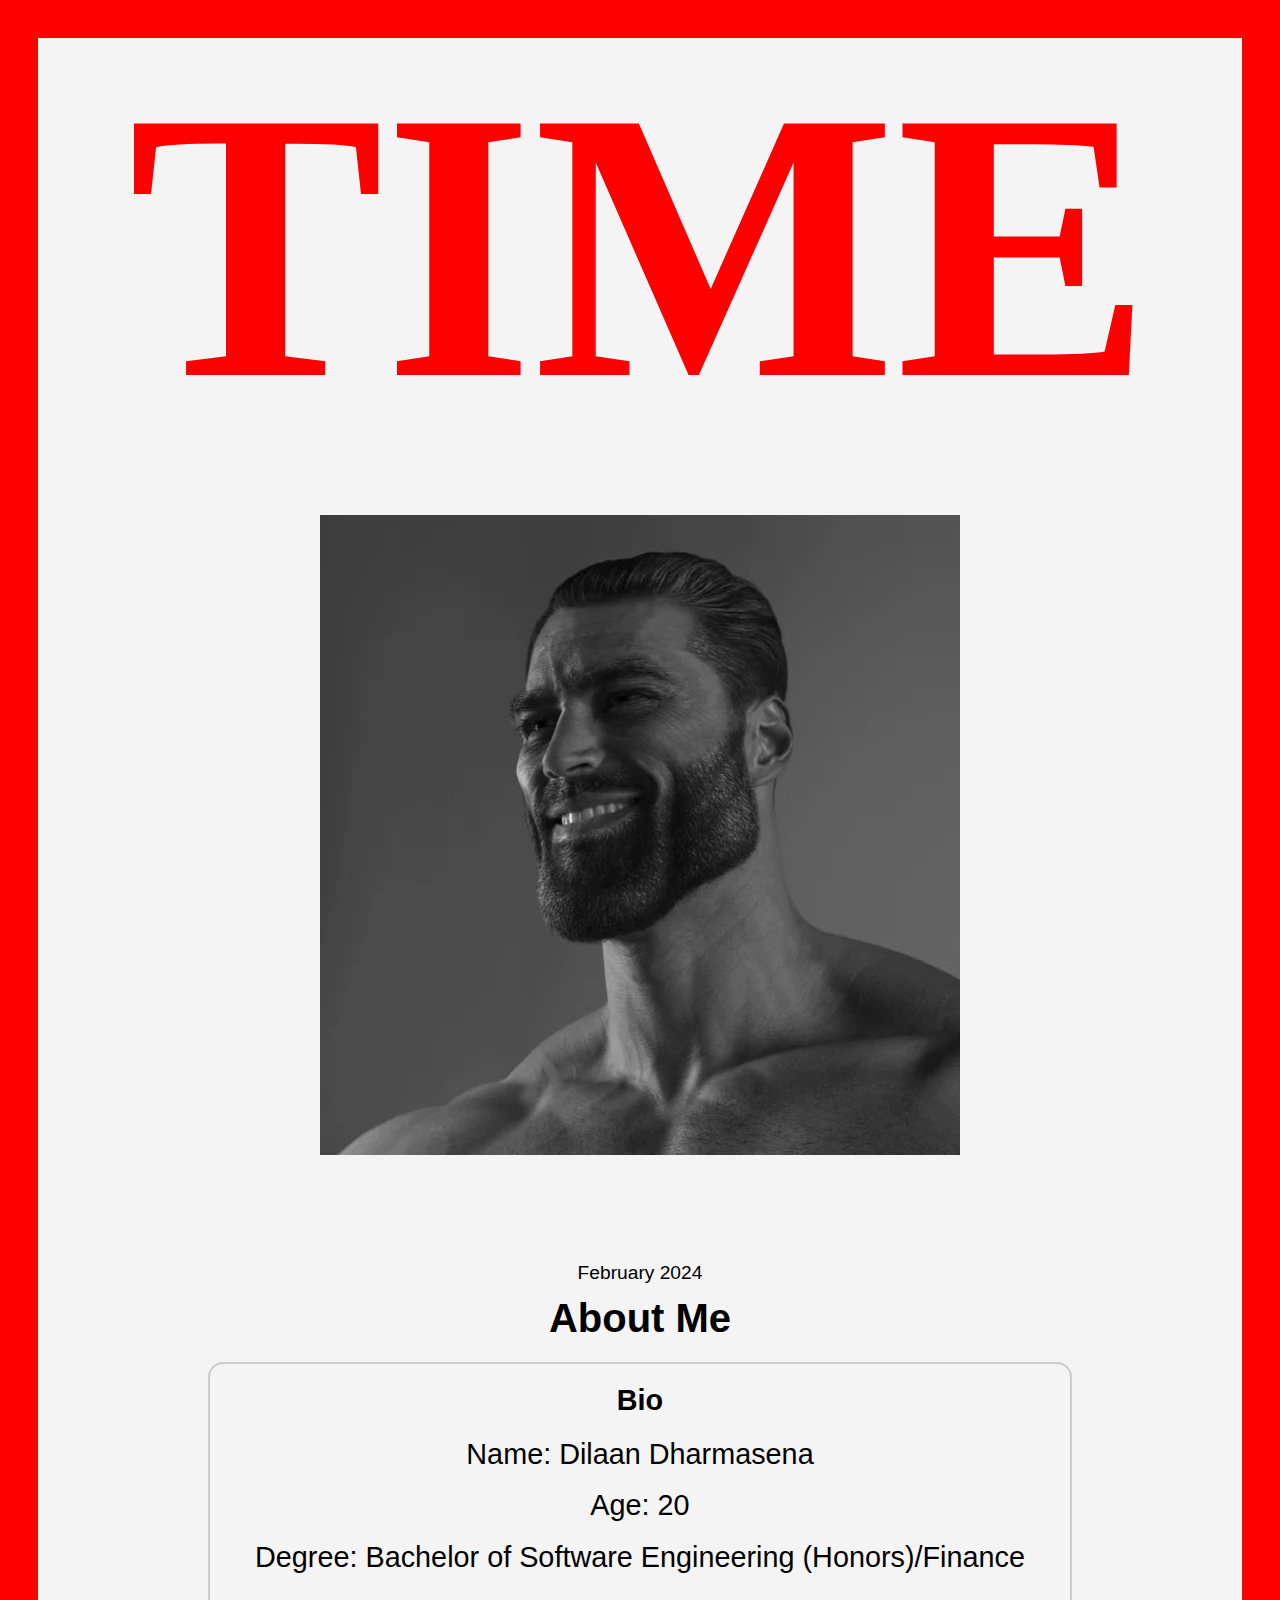
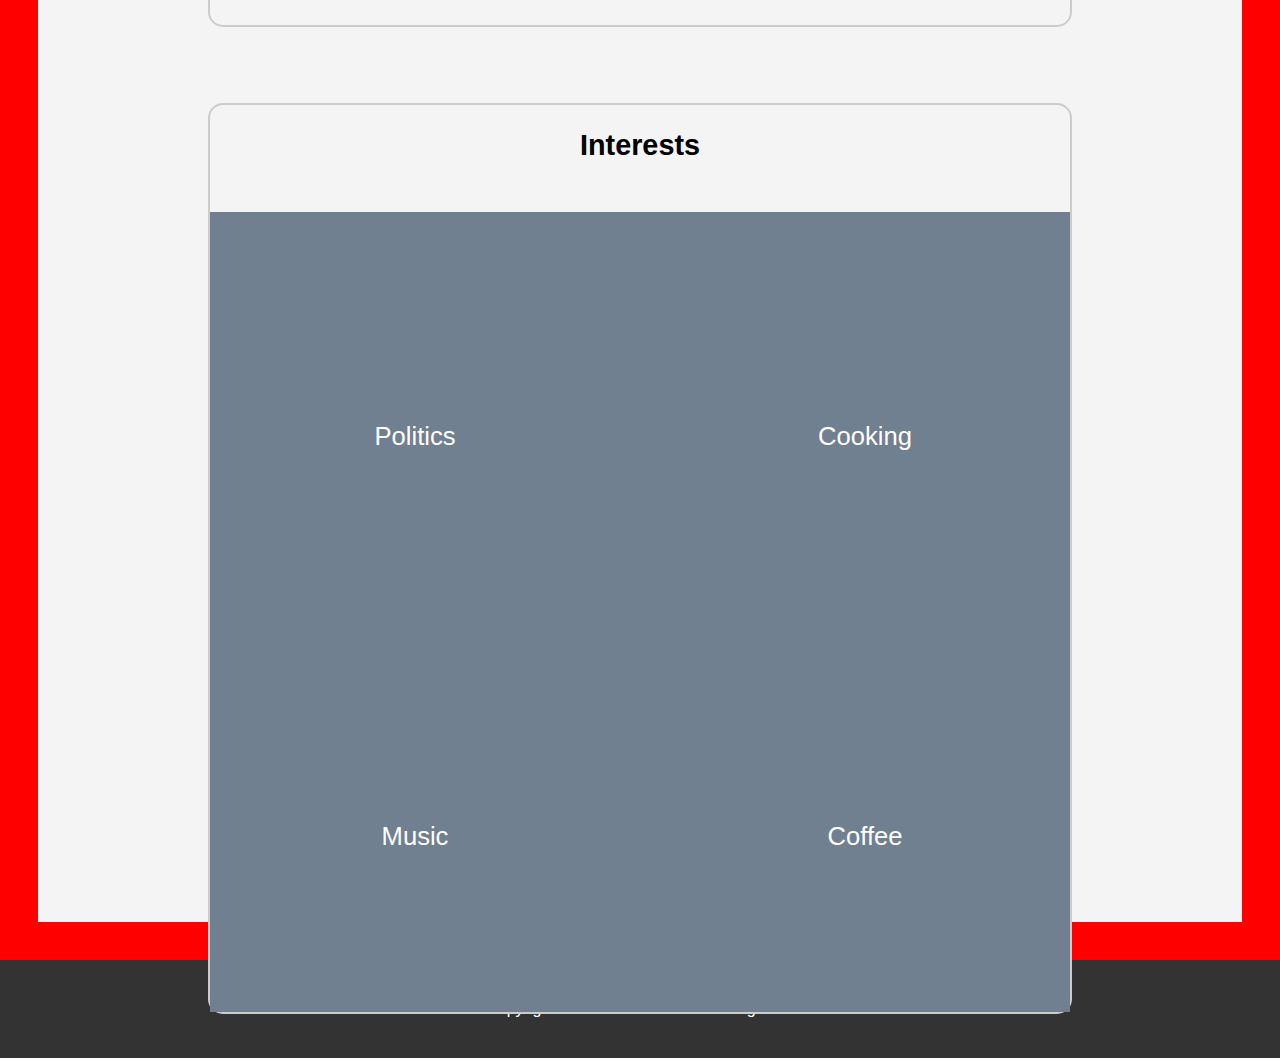
<file: index.html>
<!DOCTYPE html>
<html>
<head>
    <title>Time</title>
    <link rel="stylesheet" type="text/css" href="css/style.css" />
</head>
<body>
    
    <section id="magazine-cover">
        <div class="cover-content">
            <!-- Magazine Title -->
            <h1>TIME</h1>
            <!-- profile picture-->
            <div class="pfp">

            </div>
            <br />
            <!-- Cover Date -->
            <p class="cover-date">February 2024</p>
            <!-- Cover Headline -->
            <h2 class="cover-headline">About Me</h2>
            <br />
            <div class="box-1">
                <!-- Bio -->
                <h2 class="bio-title">Bio</h2>

                <p class="about-me">
                    Name: Dilaan Dharmasena
                    <br />
                    <br />
                    Age: 20
                    <br />
                    <br />
                    Degree: Bachelor of Software Engineering (Honors)/Finance
                    <br />
                    <br />
                </p>
            </div>

            <br />
            <br />
            <br />
            <div class="box-2">
                <h2 class="interests-headline">Interests</h2>
                <br />
                <div class="container">
                    <div class="box">
                        <img src="images/ben.gif" alt="Ben Shapiro">
                        <p class="text">Politics</p>
                    </div>
                    <div class="box">
                        <img src="images/cooking.gif" alt="Cooking">
                        <p class="text">Cooking</p>
                    </div>
                    <div class="box">
                        <img src="images/music.gif" alt="music">
                        <p class="text">Music</p>
                    </div>
                    <div class="box">
                        <img src="images/coffee.gif" alt="coffee">
                        <p class="text">Coffee</p>
                    </div>
                </div>


            </div>
        </div>
    </section>




    <footer id="main-footer">
        <p>Copyright &copy; 2024 Unofficial Time Magazine</p>
    </footer>
</body>
</html>
</file>
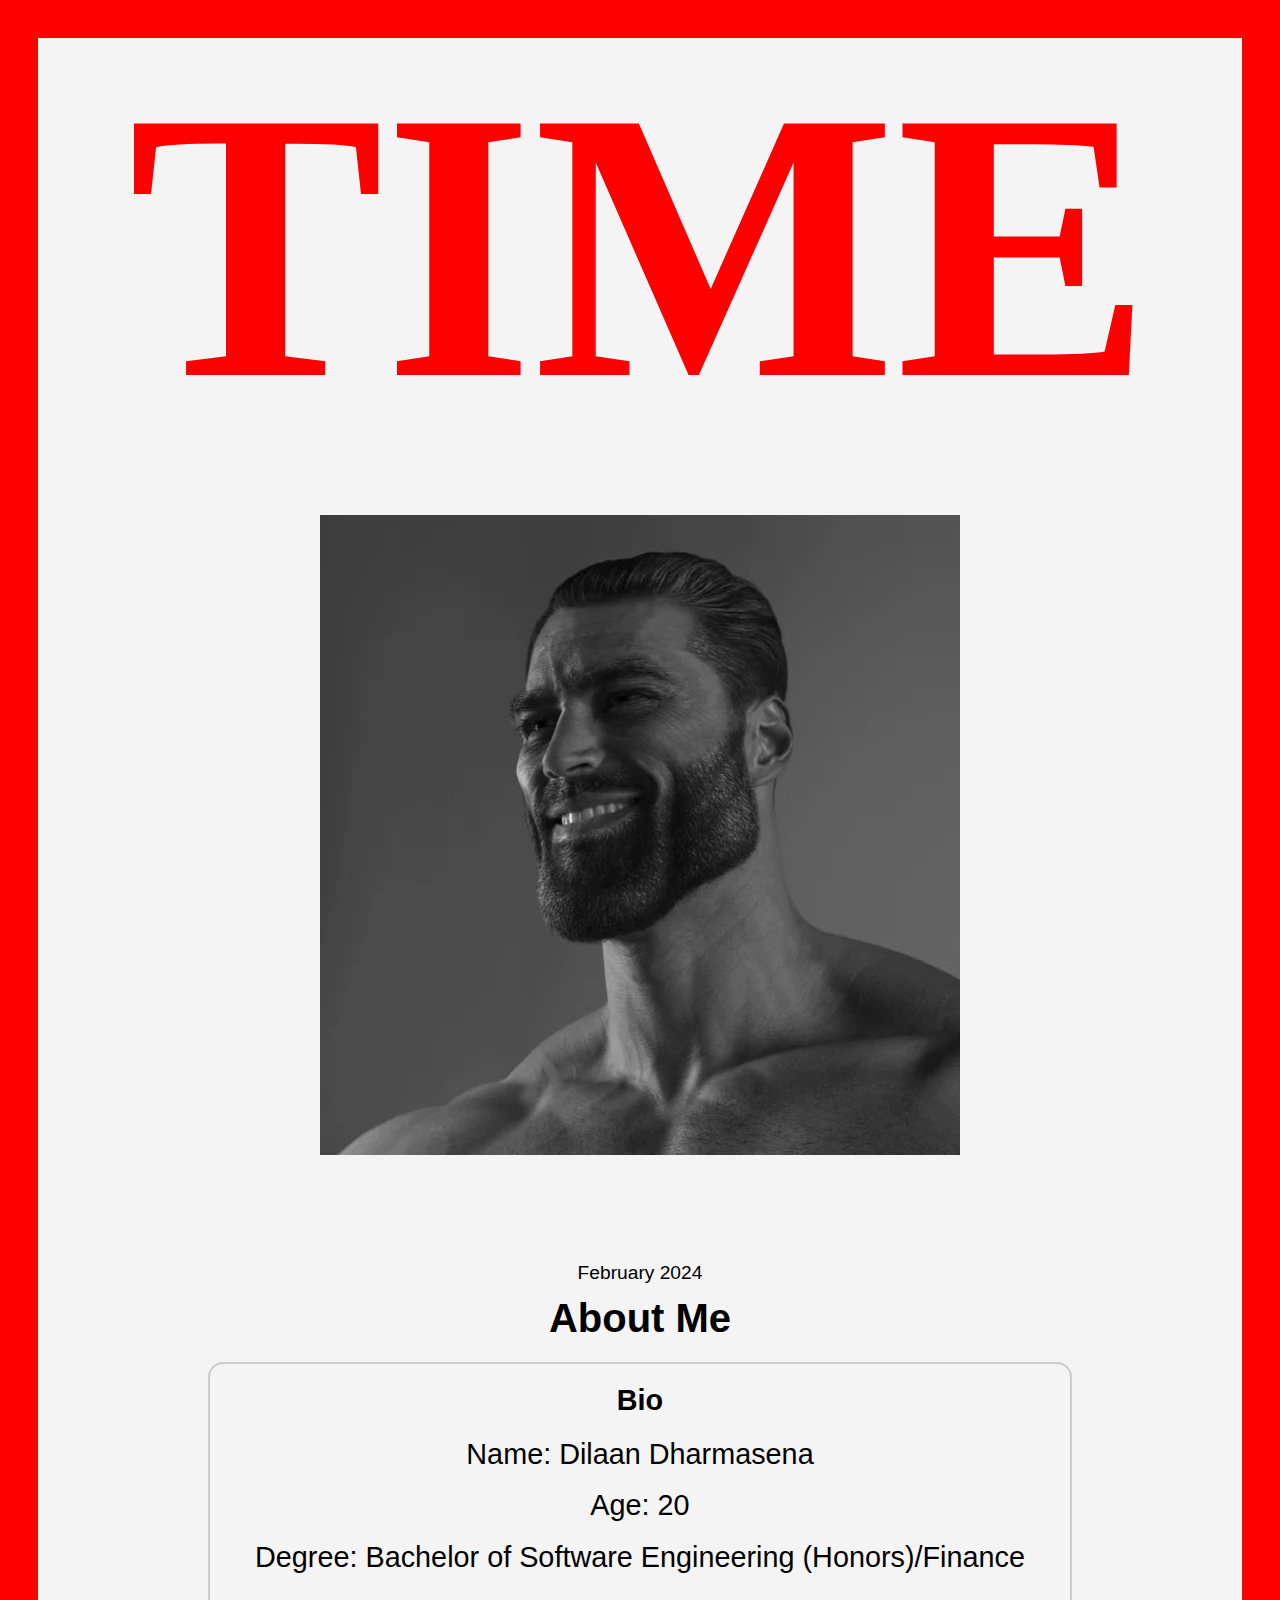
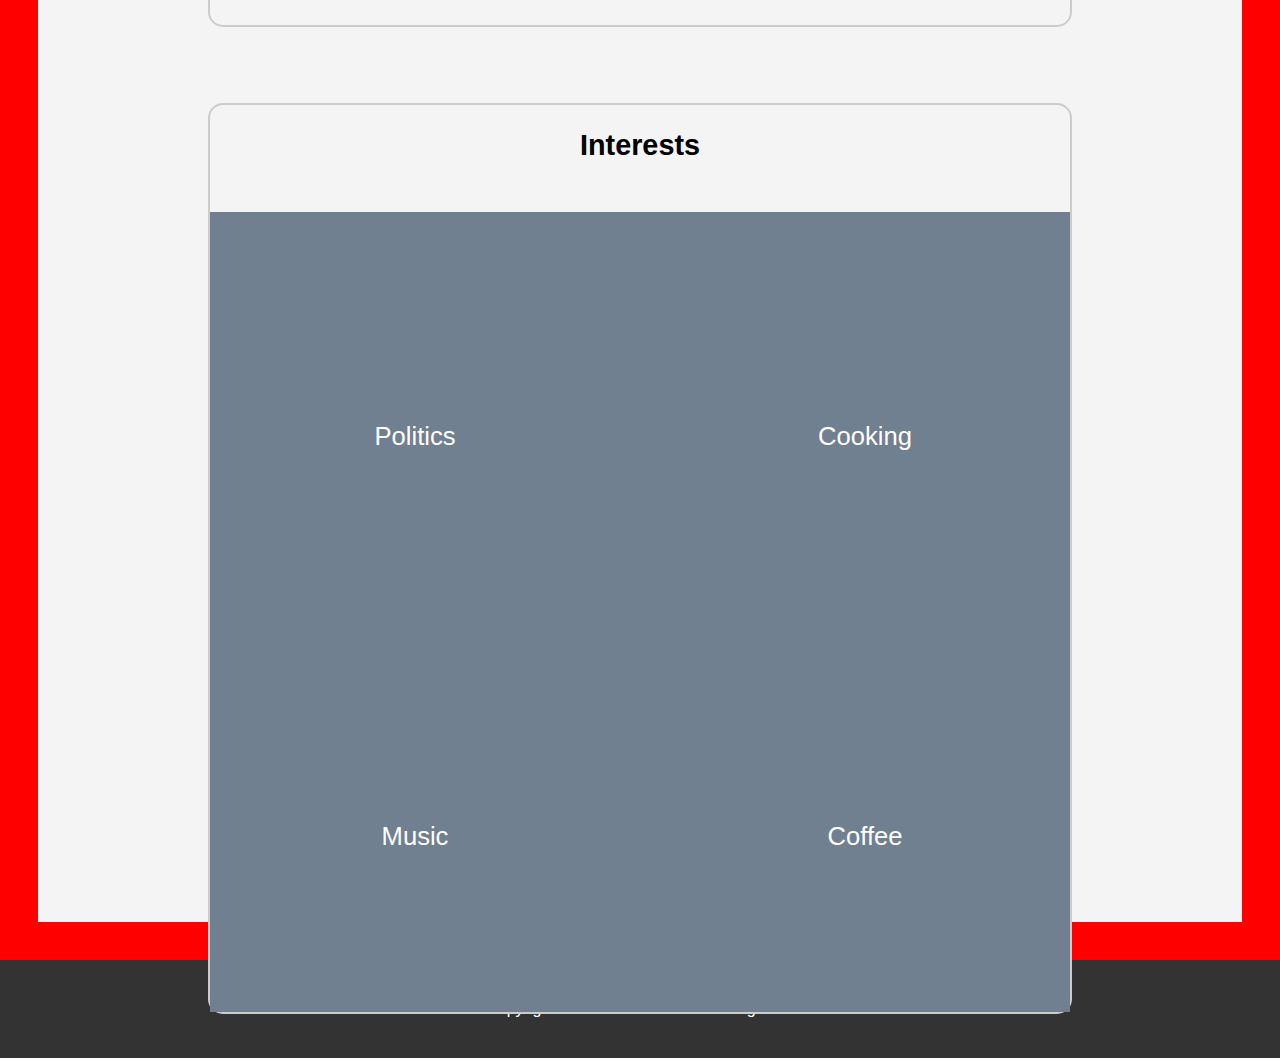
<file: My Website/index.html>
<!DOCTYPE html>
<html>
<head>
    <title>Time</title>
    <link rel="stylesheet" type="text/css" href="css/style.css" />
</head>
<body>
    
    <section id="magazine-cover">
        <div class="cover-content">
            <!-- Magazine Title -->
            <h1>TIME</h1>
            <!-- profile picture-->
            <div class="pfp">

            </div>
            <br />
            <!-- Cover Date -->
            <p class="cover-date">February 2024</p>
            <!-- Cover Headline -->
            <h2 class="cover-headline">About Me</h2>
            <br />
            <div class="box-1">
                <!-- Bio -->
                <h2 class="bio-title">Bio</h2>

                <p class="about-me">
                    Name: Dilaan Dharmasena
                    <br />
                    <br />
                    Age: 20
                    <br />
                    <br />
                    Degree: Bachelor of Software Engineering (Honors)/Finance
                    <br />
                    <br />
                </p>
            </div>

            <br />
            <br />
            <br />
            <div class="box-2">
                <h2 class="interests-headline">Interests</h2>
                <br />
                <div class="container">
                    <div class="box">
                        <img src="images/ben.gif" alt="Ben Shapiro">
                        <p class="text">Politics</p>
                    </div>
                    <div class="box">
                        <img src="images/cooking.gif" alt="Cooking">
                        <p class="text">Cooking</p>
                    </div>
                    <div class="box">
                        <img src="images/music.gif" alt="music">
                        <p class="text">Music</p>
                    </div>
                    <div class="box">
                        <img src="images/coffee.gif" alt="coffee">
                        <p class="text">Coffee</p>
                    </div>
                </div>


            </div>
        </div>
    </section>




    <footer id="main-footer">
        <p>Copyright &copy; 2024 Unofficial Time Magazine</p>
    </footer>
</body>
</html>
</file>
<file: css/style.css>
body{
    background-color:#f4f4f4;
    color:#555;
    font-family:Arial, Helvetica, sans-serif;
    font-size:16px;
    line-height:1.6em;
    margin:0;
}




#main-footer{
    background: #333;
    color:#fff;
    text-align:center;
    padding:20px;
}

body {
    margin: 0;
    padding: 0;
    font-family: Arial, sans-serif;
}


.cover-content {
    position: relative;
    padding: 20px;
}
    
.cover-content h1 {
    font-family: "Times New Roman", Times, serif;
    font-size: 30vw;
    color: red;
    text-align: center;
    margin-top:15%;
}

.pfp {
    max-width: 100%;
    height: 700px;
    display: block;
    background-image: url('../images/adonis.jpg');
    background-repeat: no-repeat;
    margin: 0 auto;
    margin-top: 200px;
    position: relative;
    background-position: center top;
    border: 10px black;
}


.cover-date {
    text-align: center;
    color: black;
    font-size: 1.2em;
    //margin-top: 100vw;
}

.cover-headline {
    text-align: center;
    color: black;
    font-size: 2.5em;
    margin-top: 20px;
    margin-bottom: 5px;
}
.box-1 {
    margin: 0 150px;
    border: 2px #ccc solid;
    border-radius: 15px;
}

.bio-title {
    text-align: center;
    color: black;
    font-size: 1.8em;
    //margin-top: 5px;
}

.about-me {
    text-align: center;
    color: black;
    font-size: 1.8em;
    //margin-top: 5px;
    
}

.box-2 {
    margin-bottom: 20px;
    margin: 0 150px;
    border: 2px #ccc solid;
    border-radius: 15px;
}


.interests-headline {
    text-align: center;
    font: bold 1.8em arial, verdana;
    color: black;
}

.container {
    display: flex;
    flex-wrap: wrap;
    justify-content: space-between;
    background-color: slategrey;
}

.box {
    position: relative;
    width: calc(50% - 20px); /* 50% width with spacing */
    height: 400px;
    //margin-bottom: 20px; /* Spacing between rows */
    overflow: hidden;

}

.box img {
    width: 100%;
    height: 100%;
    opacity: 0; /* Initially hide the image */
    object-fit:contain;
    transition: opacity 0.3s ease; /* Add transition effect */
    position: absolute;
    top: 0;
    left: 0;
}

.box:hover img {
    opacity: 1; /* Show the image on hover */
}

.box p {
    text-align: center;
}

.text {
    position: absolute;
    top: 50%;
    left: 50%;
    transform: translate(-50%, -50%);
    z-index: 1; /* Ensure text appears above the GIF */
    text-align: center;
    color: white; /* Optional: change text color for better visibility */
    font-size: 1.6em;
}


#magazine-cover {
    border: 3vw solid red;
    height: 200vw;
    box-sizing: border-box;
}
</file>
<file: My Website/css/style.css>
body{
    background-color:#f4f4f4;
    color:#555;
    font-family:Arial, Helvetica, sans-serif;
    font-size:16px;
    line-height:1.6em;
    margin:0;
}




#main-footer{
    background: #333;
    color:#fff;
    text-align:center;
    padding:20px;
}

body {
    margin: 0;
    padding: 0;
    font-family: Arial, sans-serif;
}


.cover-content {
    position: relative;
    padding: 20px;
}
    
.cover-content h1 {
    font-family: "Times New Roman", Times, serif;
    font-size: 30vw;
    color: red;
    text-align: center;
    margin-top:15%;
}

.pfp {
    max-width: 100%;
    height: 700px;
    display: block;
    background-image: url('../images/adonis.jpg');
    background-repeat: no-repeat;
    margin: 0 auto;
    margin-top: 200px;
    position: relative;
    background-position: center top;
    border: 10px black;
}


.cover-date {
    text-align: center;
    color: black;
    font-size: 1.2em;
    //margin-top: 100vw;
}

.cover-headline {
    text-align: center;
    color: black;
    font-size: 2.5em;
    margin-top: 20px;
    margin-bottom: 5px;
}
.box-1 {
    margin: 0 150px;
    border: 2px #ccc solid;
    border-radius: 15px;
}

.bio-title {
    text-align: center;
    color: black;
    font-size: 1.8em;
    //margin-top: 5px;
}

.about-me {
    text-align: center;
    color: black;
    font-size: 1.8em;
    //margin-top: 5px;
    
}

.box-2 {
    margin-bottom: 20px;
    margin: 0 150px;
    border: 2px #ccc solid;
    border-radius: 15px;
}


.interests-headline {
    text-align: center;
    font: bold 1.8em arial, verdana;
    color: black;
}

.container {
    display: flex;
    flex-wrap: wrap;
    justify-content: space-between;
    background-color: slategrey;
}

.box {
    position: relative;
    width: calc(50% - 20px); /* 50% width with spacing */
    height: 400px;
    //margin-bottom: 20px; /* Spacing between rows */
    overflow: hidden;

}

.box img {
    width: 100%;
    height: 100%;
    opacity: 0; /* Initially hide the image */
    object-fit:contain;
    transition: opacity 0.3s ease; /* Add transition effect */
    position: absolute;
    top: 0;
    left: 0;
}

.box:hover img {
    opacity: 1; /* Show the image on hover */
}

.box p {
    text-align: center;
}

.text {
    position: absolute;
    top: 50%;
    left: 50%;
    transform: translate(-50%, -50%);
    z-index: 1; /* Ensure text appears above the GIF */
    text-align: center;
    color: white; /* Optional: change text color for better visibility */
    font-size: 1.6em;
}


#magazine-cover {
    border: 3vw solid red;
    height: 200vw;
    box-sizing: border-box;
}
</file>
